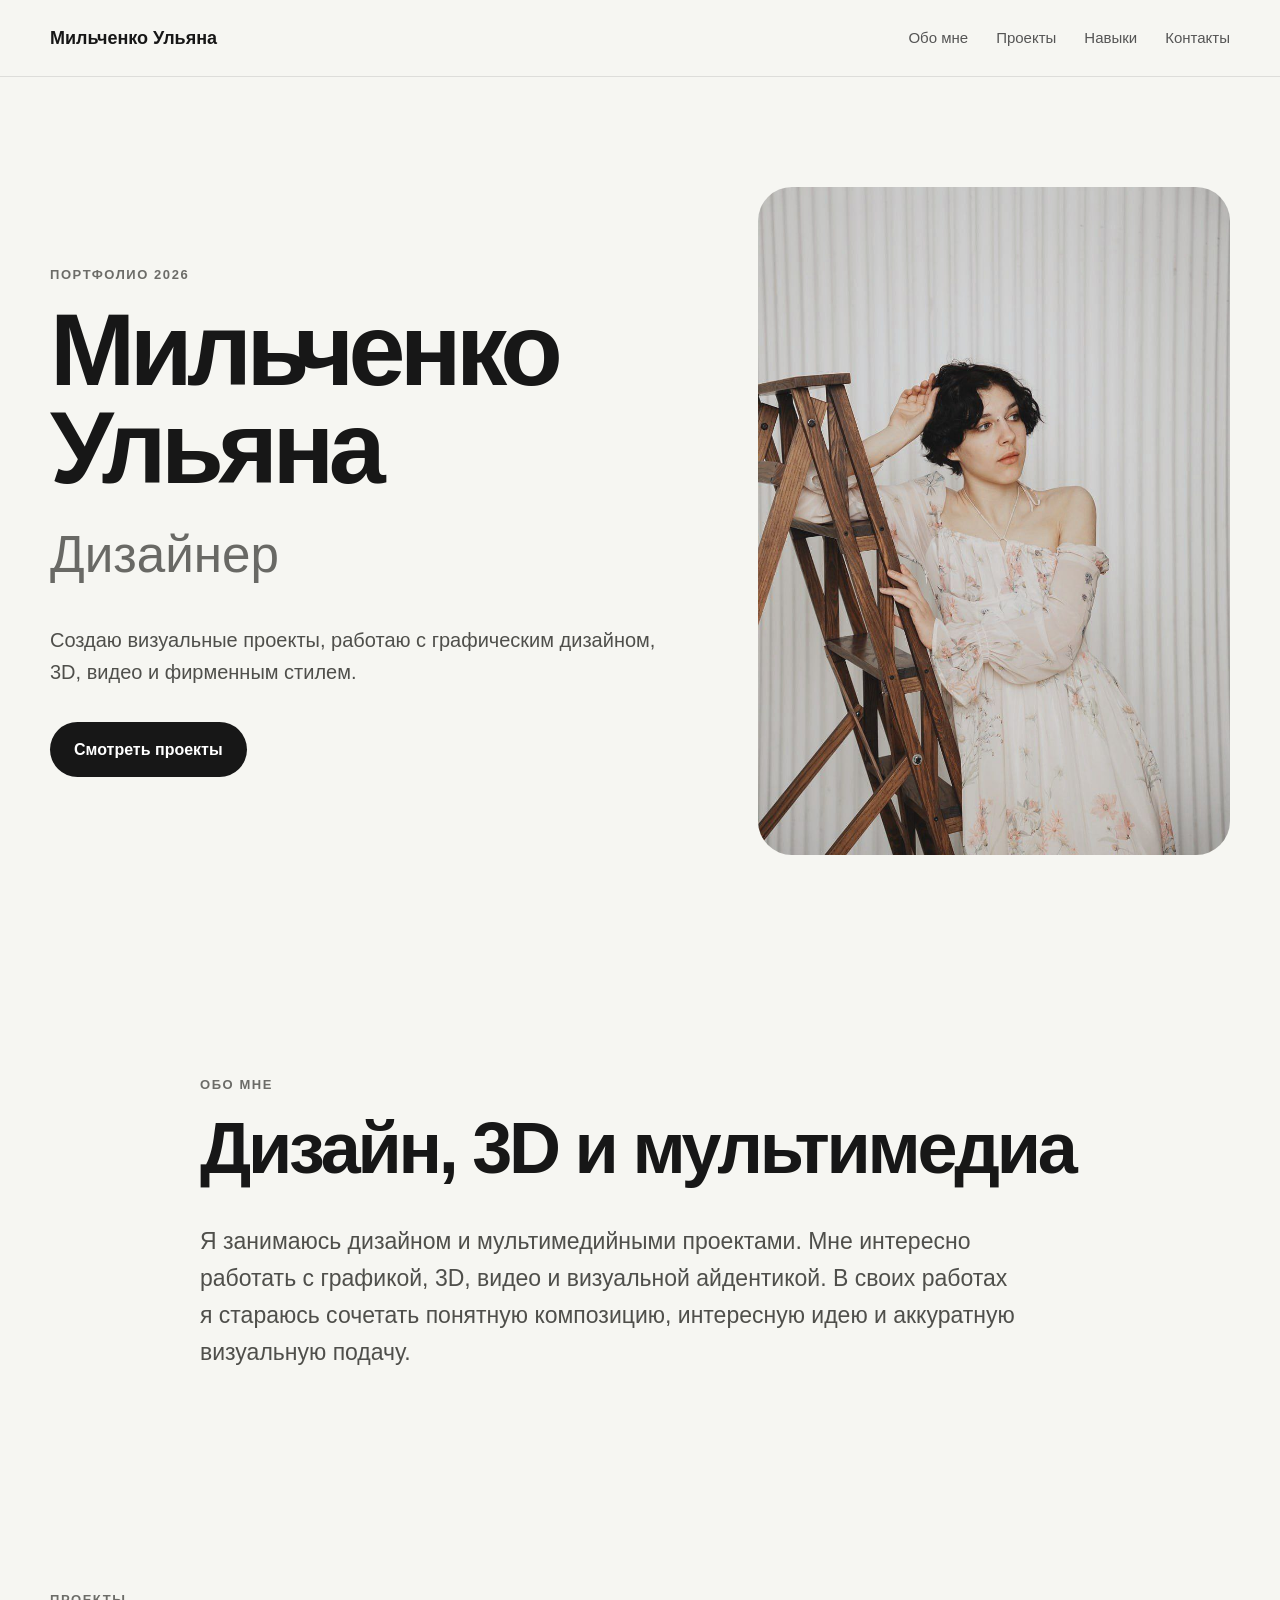
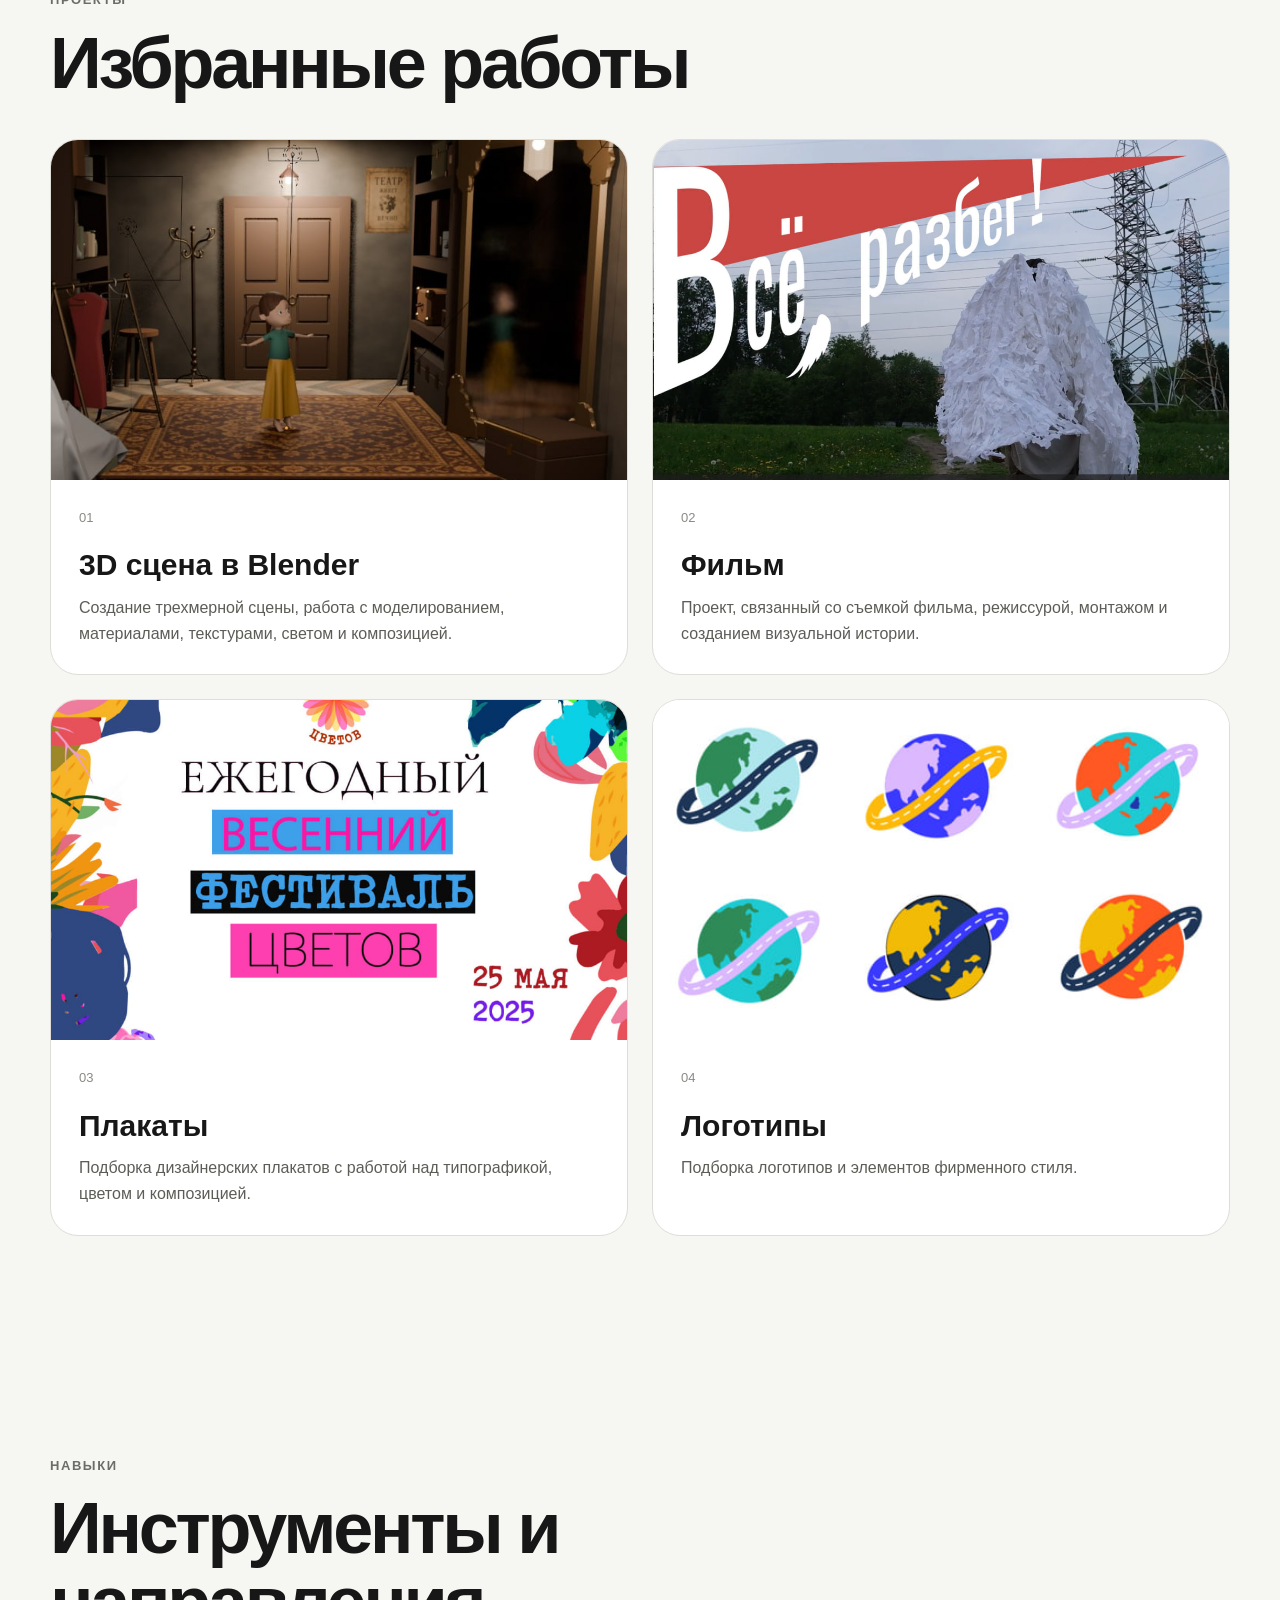
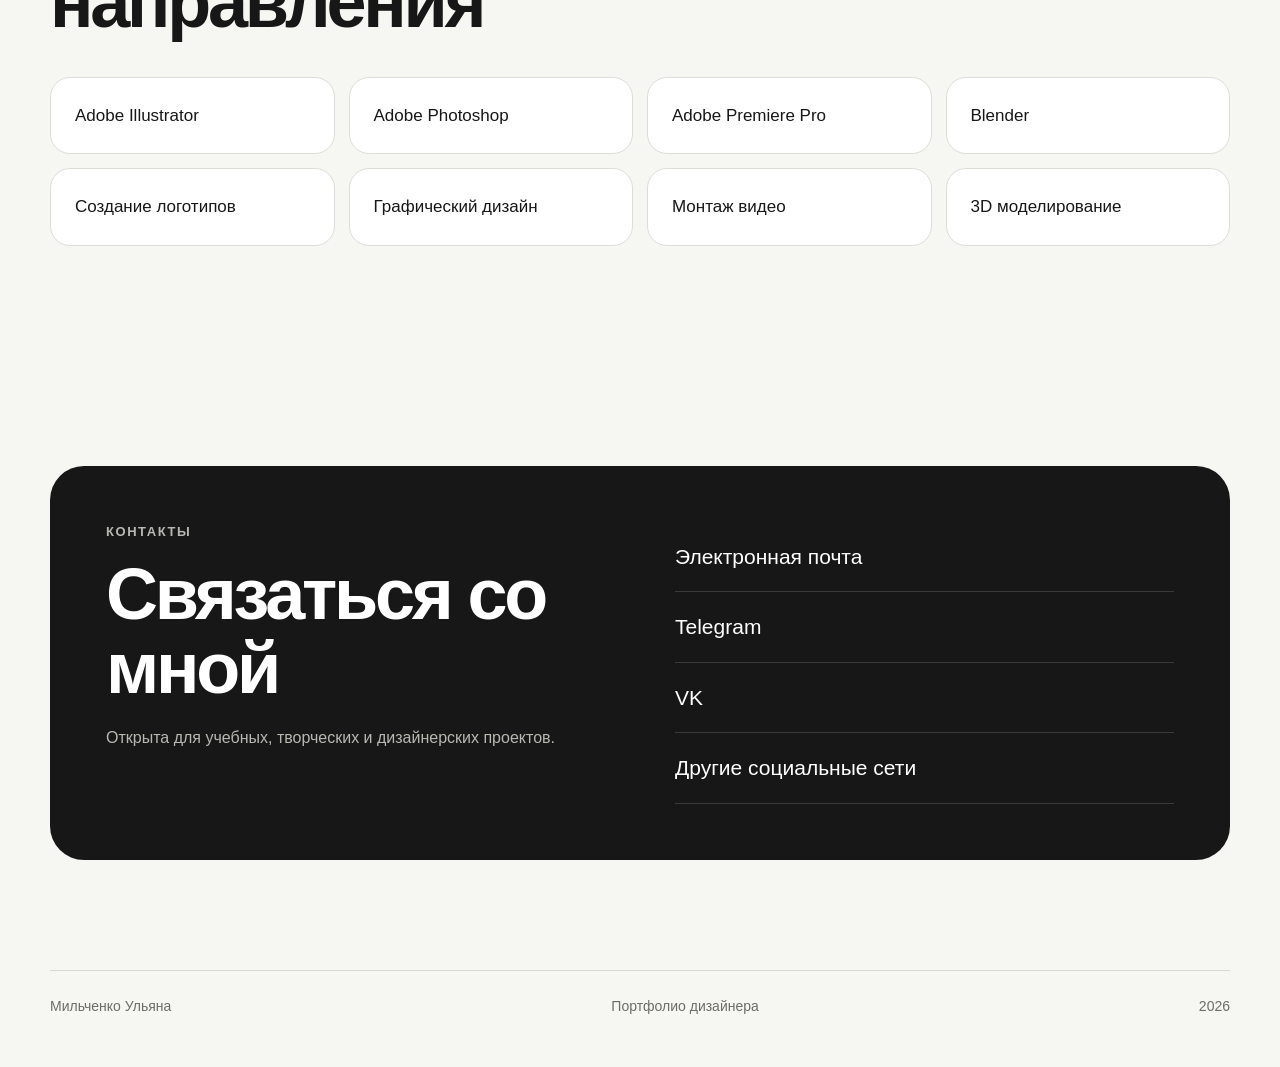
<file: index.html>
<!DOCTYPE html>
<html lang="ru">
<head>
    <meta charset="UTF-8">
    <meta name="viewport" content="width=device-width, initial-scale=1.0">
    <title>Мильченко Ульяна | Дизайнер</title>
    <link rel="stylesheet" href="style.css">
</head>
<body>

    <!-- Шапка сайта -->
    <header class="site-header">
        <div class="container header-inner">
            <a class="logo" href="#top">Мильченко Ульяна</a>

            <nav class="main-nav" aria-label="Основная навигация">
                <a href="#about">Обо мне</a>
                <a href="#projects">Проекты</a>
                <a href="#skills">Навыки</a>
                <a href="#contacts">Контакты</a>
            </nav>
        </div>
    </header>

    <main id="top">

        <!-- Первый экран -->
        <section class="hero section">
            <div class="container hero-grid">
                <div class="hero-content">
                    <p class="eyebrow">Портфолио 2026</p>
                    <h1>Мильченко Ульяна</h1>
                    <h2>Дизайнер</h2>
                    <p class="hero-text">
                        Создаю визуальные проекты, работаю с графическим дизайном, 3D, видео и фирменным стилем.
                    </p>
                    <a class="button" href="#projects">Смотреть проекты</a>
                </div>

                <div class="hero-image-wrap">
                    <img src="images/photo.jpg" alt="Фотография Мильченко Ульяны" class="hero-image">
                </div>
            </div>
        </section>

        <!-- Раздел Обо мне -->
        <section class="section" id="about">
            <div class="container narrow">
                <p class="section-label">Обо мне</p>
                <h2 class="section-title">Дизайн, 3D и мультимедиа</h2>
                <p class="about-text">
                    Я занимаюсь дизайном и мультимедийными проектами. Мне интересно работать с графикой, 3D, видео и визуальной айдентикой. В своих работах я стараюсь сочетать понятную композицию, интересную идею и аккуратную визуальную подачу.
                </p>
            </div>
        </section>

        <!-- Раздел Проекты -->
        <section class="section" id="projects">
            <div class="container">
                <p class="section-label">Проекты</p>
                <h2 class="section-title">Избранные работы</h2>

                <div class="projects-grid">

                    <!-- Карточка проекта 1 -->
                    <a class="project-card" href="#">
                        <img src="images/blender.jpg" alt="3D сцена в Blender" class="project-image">
                        <div class="project-content">
                            <span class="project-number">01</span>
                            <h3>3D сцена в Blender</h3>
                            <p>Создание трехмерной сцены, работа с моделированием, материалами, текстурами, светом и композицией.</p>
                        </div>
                    </a>

                    <!-- Карточка проекта 2 -->
                    <a class="project-card" href="#">
                        <img src="images/film.jpg" alt="Кадр из фильма" class="project-image">
                        <div class="project-content">
                            <span class="project-number">02</span>
                            <h3>Фильм</h3>
                            <p>Проект, связанный со съемкой фильма, режиссурой, монтажом и созданием визуальной истории.</p>
                        </div>
                    </a>

                    <!-- Карточка проекта 3 -->
                    <a class="project-card" href="#">
                        <img src="images/posters.jpg" alt="Примеры дизайнерских плакатов" class="project-image">
                        <div class="project-content">
                            <span class="project-number">03</span>
                            <h3>Плакаты</h3>
                            <p>Подборка дизайнерских плакатов с работой над типографикой, цветом и композицией.</p>
                        </div>
                    </a>

                    <!-- Карточка проекта 4 -->
                    <a class="project-card" href="#">
                        <img src="images/logos.jpg" alt="Примеры логотипов" class="project-image">
                        <div class="project-content">
                            <span class="project-number">04</span>
                            <h3>Логотипы</h3>
                            <p>Подборка логотипов и элементов фирменного стиля.</p>
                        </div>
                    </a>

                </div>
            </div>
        </section>

        <!-- Раздел Навыки -->
        <section class="section" id="skills">
            <div class="container">
                <p class="section-label">Навыки</p>
                <h2 class="section-title">Инструменты и направления</h2>

                <div class="skills-grid">
                    <div class="skill-card">Adobe Illustrator</div>
                    <div class="skill-card">Adobe Photoshop</div>
                    <div class="skill-card">Adobe Premiere Pro</div>
                    <div class="skill-card">Blender</div>
                    <div class="skill-card">Создание логотипов</div>
                    <div class="skill-card">Графический дизайн</div>
                    <div class="skill-card">Монтаж видео</div>
                    <div class="skill-card">3D моделирование</div>
                </div>
            </div>
        </section>

        <!-- Раздел Контакты -->
        <section class="section contacts" id="contacts">
            <div class="container contacts-inner">
                <div>
                    <p class="section-label">Контакты</p>
                    <h2 class="section-title">Связаться со мной</h2>
                    <p class="contacts-text">Открыта для учебных, творческих и дизайнерских проектов.</p>
                </div>

                <div class="contact-links">
                    <a href="#">Электронная почта</a>
                    <a href="#">Telegram</a>
                    <a href="#">VK</a>
                    <a href="#">Другие социальные сети</a>
                </div>
            </div>
        </section>

    </main>

    <!-- Подвал сайта -->
    <footer class="site-footer">
        <div class="container footer-inner">
            <p>Мильченко Ульяна</p>
            <p>Портфолио дизайнера</p>
            <p>2026</p>
        </div>
    </footer>

</body>
</html>
</file>
<file: style.css>
/* Базовые настройки */
* {
    box-sizing: border-box;
    margin: 0;
    padding: 0;
}

html {
    scroll-behavior: smooth;
}

body {
    font-family: Arial, Helvetica, sans-serif;
    background: #f6f6f2;
    color: #171717;
    line-height: 1.6;
}

img {
    display: block;
    width: 100%;
}

a {
    color: inherit;
    text-decoration: none;
}

.container {
    width: min(1180px, calc(100% - 40px));
    margin: 0 auto;
}

.narrow {
    max-width: 880px;
}

.section {
    padding: 110px 0;
    scroll-margin-top: 90px;
}

/* Шапка */
.site-header {
    position: sticky;
    top: 0;
    z-index: 100;
    background: rgba(246, 246, 242, 0.94);
    border-bottom: 1px solid #ddddda;
}

.header-inner {
    min-height: 76px;
    display: flex;
    align-items: center;
    justify-content: space-between;
    gap: 30px;
}

.logo {
    font-size: 18px;
    font-weight: 700;
}

.main-nav {
    display: flex;
    gap: 28px;
}

.main-nav a {
    font-size: 15px;
    color: #555555;
    transition: color 0.25s ease;
}

.main-nav a:hover {
    color: #111111;
}

/* Первый экран */
.hero {
    min-height: calc(100vh - 76px);
    display: flex;
    align-items: center;
}

.hero-grid {
    display: grid;
    grid-template-columns: 1.15fr 0.85fr;
    gap: 70px;
    align-items: center;
}

.eyebrow,
.section-label {
    margin-bottom: 16px;
    font-size: 13px;
    font-weight: 700;
    letter-spacing: 0.12em;
    text-transform: uppercase;
    color: #6c6c68;
}

.hero h1 {
    max-width: 760px;
    font-size: clamp(54px, 8vw, 112px);
    line-height: 0.95;
    letter-spacing: -0.055em;
}

.hero h2 {
    margin-top: 18px;
    font-size: clamp(30px, 4vw, 54px);
    font-weight: 400;
    color: #696965;
}

.hero-text {
    max-width: 620px;
    margin-top: 28px;
    font-size: 20px;
    color: #4f4f4b;
}

.button {
    display: inline-block;
    margin-top: 34px;
    padding: 15px 24px;
    border-radius: 999px;
    background: #171717;
    color: #ffffff;
    font-weight: 700;
    transition: transform 0.25s ease, opacity 0.25s ease;
}

.button:hover {
    transform: translateY(-3px);
    opacity: 0.86;
}

.hero-image-wrap {
    min-height: 560px;
    border-radius: 34px;
    overflow: hidden;
    background: #deded8;
}

.hero-image {
    width: 100%;
    height: 100%;
    min-height: 560px;
    object-fit: cover;
}

/* Общие заголовки разделов */
.section-title {
    max-width: 900px;
    margin-bottom: 38px;
    font-size: clamp(38px, 6vw, 72px);
    line-height: 1.02;
    letter-spacing: -0.045em;
}

.about-text {
    max-width: 820px;
    font-size: 23px;
    color: #4f4f4b;
}

/* Проекты */
.projects-grid {
    display: grid;
    grid-template-columns: repeat(2, 1fr);
    gap: 24px;
}

.project-card {
    overflow: hidden;
    border: 1px solid #deded8;
    border-radius: 28px;
    background: #ffffff;
    transition: transform 0.3s ease, box-shadow 0.3s ease;
}

.project-card:hover {
    transform: translateY(-8px) scale(1.01);
    box-shadow: 0 18px 45px rgba(0, 0, 0, 0.09);
}

.project-image {
    height: 340px;
    object-fit: cover;
    background: #e4e4df;
}

.project-content {
    padding: 28px;
}

.project-number {
    display: block;
    margin-bottom: 20px;
    font-size: 13px;
    color: #8a8a84;
}

.project-content h3 {
    margin-bottom: 12px;
    font-size: 30px;
    line-height: 1.15;
}

.project-content p {
    color: #5d5d58;
}

/* Навыки */
.skills-grid {
    display: grid;
    grid-template-columns: repeat(4, 1fr);
    gap: 14px;
}

.skill-card {
    padding: 24px;
    border: 1px solid #deded8;
    border-radius: 20px;
    background: #ffffff;
    font-size: 17px;
}

/* Контакты */
.contacts {
    padding-bottom: 80px;
}

.contacts-inner {
    display: grid;
    grid-template-columns: 1fr 1fr;
    gap: 70px;
    padding: 56px;
    border-radius: 34px;
    background: #171717;
    color: #ffffff;
}

.contacts .section-label,
.contacts .contacts-text {
    color: #b8b8b2;
}

.contacts .section-title {
    margin-bottom: 20px;
}

.contact-links {
    display: flex;
    flex-direction: column;
    justify-content: center;
}

.contact-links a {
    padding: 18px 0;
    border-bottom: 1px solid #3a3a3a;
    font-size: 21px;
    transition: opacity 0.25s ease, padding-left 0.25s ease;
}

.contact-links a:hover {
    padding-left: 8px;
    opacity: 0.72;
}

/* Подвал */
.site-footer {
    padding: 30px 0 50px;
}

.footer-inner {
    display: flex;
    justify-content: space-between;
    gap: 20px;
    padding-top: 24px;
    border-top: 1px solid #d8d8d2;
    color: #6d6d68;
    font-size: 14px;
}

/* Адаптация для планшета */
@media (max-width: 900px) {
    .section {
        padding: 85px 0;
    }

    .hero-grid,
    .contacts-inner {
        grid-template-columns: 1fr;
    }

    .hero {
        min-height: auto;
    }

    .hero-image-wrap,
    .hero-image {
        min-height: 440px;
    }

    .skills-grid {
        grid-template-columns: repeat(2, 1fr);
    }
}

/* Адаптация для телефона */
@media (max-width: 650px) {
    .container {
        width: min(100% - 28px, 1180px);
    }

    .header-inner {
        min-height: auto;
        padding: 18px 0;
        align-items: flex-start;
        flex-direction: column;
        gap: 14px;
    }

    .main-nav {
        width: 100%;
        gap: 16px;
        overflow-x: auto;
        padding-bottom: 4px;
    }

    .main-nav a {
        white-space: nowrap;
    }

    .hero {
        padding-top: 70px;
    }

    .hero-grid {
        gap: 38px;
    }

    .hero h1 {
        font-size: clamp(50px, 18vw, 78px);
    }

    .hero-text,
    .about-text {
        font-size: 18px;
    }

    .hero-image-wrap,
    .hero-image {
        min-height: 360px;
    }

    .projects-grid,
    .skills-grid {
        grid-template-columns: 1fr;
    }

    .project-image {
        height: 260px;
    }

    .contacts-inner {
        padding: 34px 24px;
        gap: 34px;
    }

    .footer-inner {
        flex-direction: column;
        gap: 6px;
    }
}
</file>
